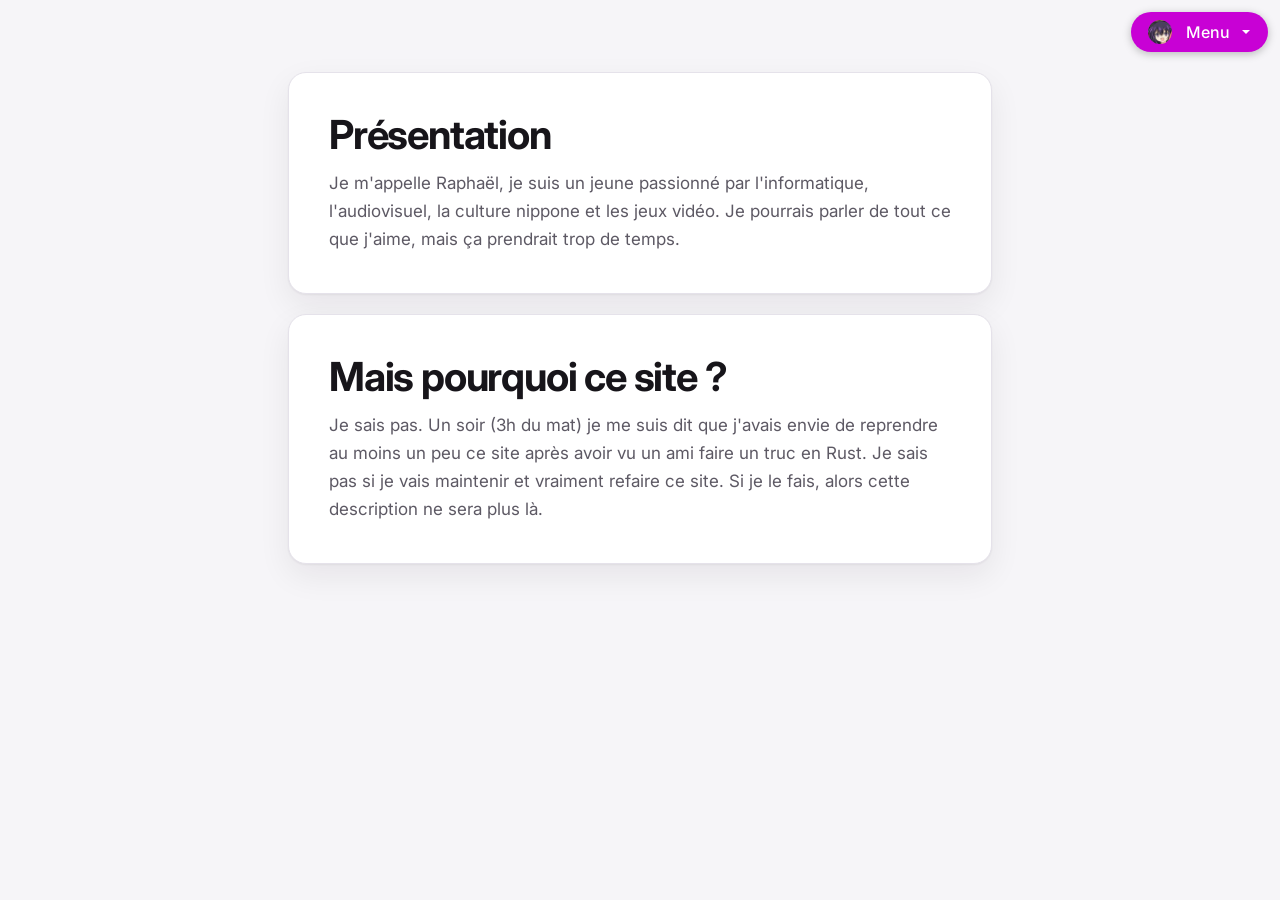
<file: index.html>
<!DOCTYPE html>
<html>

<head>
    <!-- Le titre de la page-->
    <title>Le site de Toh-ka</title>

    <!-- Le format de rédaction, l'UTF-8 permet d'avoir les accents !-->
    <meta charset="UTF-8">

    <!-- Les précisions sur l'identité du site web-->
    <link rel="icon" href="img/icontab.PNG" type="image/jpg">
    <meta name="title" content="Toh-ka">
    <meta name="author" content="Toh-ka">
    <meta name="description" content="Le site de Toh-ka">
    <meta name="keywords" content="Toh-ka">
    <meta name="theme-color" content="E9A99F" />

    <!-- Gestion de la compatibilité du site web-->
    <meta http-equiv="X-UA-Compatible" content="ie=edge">
    <meta name="viewport" content="width=device-width, initial-scale=1, shrink-to-fit=no">

    <!-- Les feuilles de style-->
    <link rel="stylesheet" type="text/css" href="css/style.css">
    <!-- Font Awesome permet de générer les petites icones pour le menu ! -->
    <link rel="stylesheet" href="https://use.fontawesome.com/releases/v5.8.1/css/all.css" integrity="sha384-50oBUHEmvpQ+1lW4y57PTFmhCaXp0ML5d60M1M7uH2+nqUivzIebhndOJK28anvf" crossorigin="anonymous">
    <!-- Bootstrap permet de gérer la structure du site web en prenant en compte sa mise en forme selon la taile de l'écran !-->
    <link rel="stylesheet" href="https://stackpath.bootstrapcdn.com/bootstrap/4.5.0/css/bootstrap.min.css" integrity="sha384-9aIt2nRpC12Uk9gS9baDl411NQApFmC26EwAOH8WgZl5MYYxFfc+NcPb1dKGj7Sk" crossorigin="anonymous">

    <!-- Style du menu déroulant (tu peux le déplacer dans css/style.css) -->
    <style>
        /* Bouton de menu flottant, sans bannière */
        .menu-flottant {
            position: fixed;
            top: 12px;
            right: 12px;
            z-index: 1030;
        }

        .menu-flottant .btn-menu {
            background-color: rgb(200, 1, 213);
            border: none;
            color: #fff;
            box-shadow: 0 2px 8px rgba(0, 0, 0, 0.25);
        }

        .menu-flottant .btn-menu:hover,
        .menu-flottant .btn-menu:focus,
        .menu-flottant.show>.btn-menu {
            background-color: rgb(165, 0, 176);
            color: #fff;
            box-shadow: 0 0 0 0.2rem rgba(200, 1, 213, 0.35);
        }

        .menu-flottant .btn-menu img {
            margin-right: 6px;
            vertical-align: -8px;
        }

        .menu-flottant .dropdown-menu {
            border: none;
            border-radius: 8px;
            box-shadow: 0 6px 18px rgba(0, 0, 0, 0.25);
            min-width: 14rem;
            padding: 0.4rem 0;
        }

        .menu-flottant .dropdown-item {
            padding: 0.55rem 1.2rem;
        }

        .menu-flottant .dropdown-item i {
            width: 1.5rem;
            text-align: center;
            color: rgb(200, 1, 213);
        }

        .menu-flottant .dropdown-item:hover,
        .menu-flottant .dropdown-item:focus {
            background-color: rgba(200, 1, 213, 0.12);
        }

        .menu-flottant .dropdown-item.active {
            background-color: rgb(200, 1, 213);
            color: #fff;
        }

        .menu-flottant .dropdown-item.active i {
            color: #fff;
        }
    </style>

</head>

<body>
    <!-- Le menu déroulant -->
    <header>
        <div class="dropdown menu-flottant">
            <button class="btn btn-menu dropdown-toggle" type="button" id="menuDeroulant" data-toggle="dropdown" aria-haspopup="true" aria-expanded="false">
                <img src="img/icon.PNG" width="24" height="24" alt=""> Menu
            </button>
            <div class="dropdown-menu dropdown-menu-right" aria-labelledby="menuDeroulant">
                <a class="dropdown-item active" href="#"><i class="fas fa-home"></i> Accueil</a>
                <a class="dropdown-item" href="pages/Réseaux.html"><i class="fas fa-paper-plane"></i> Me contacter</a>
                <a class="dropdown-item" href="pages/personnages.html"><i class="fas fa-user"></i> Personnages</a>
                <a class="dropdown-item" href="https://discord.gg/xaQCFtC9bv" target="_blank" rel="noopener"><i class="fab fa-discord"></i> Discord</a>
                <a class="dropdown-item" href="pages/sponsor.html"><i class="fas fa-handshake"></i> Notre sponsor</a>
                <a class="dropdown-item" href="pages/projets.html"><i class="fas fa-folder-open"></i> Projets</a>
                <div class="dropdown-divider"></div>
                <a class="dropdown-item" href="https://streamelements.com/toh_ka/tip" target="_blank" rel="noopener"><i class="fas fa-coins"></i> Faire un don</a>
                <a class="dropdown-item" href="https://github.com/Bettyaoi/bettyaoi.github.io" target="_blank" rel="noopener"><i class="fab fa-github"></i> Github du site</a>
                <a class="dropdown-item" href="https://hexatm.com/MagiicalGirl/" target="_blank" rel="noopener"><i class="fas fa-lock"></i> Se connecter</a>
            </div>
        </div>
    </header>

    <!-- Le contenu-->
    <section>
        <h2 class="tki">Présentation</h2>
        <p class="moi"> Je m'appelle Raphaël, je suis un jeune passionné par l'informatique, l'audiovisuel, la culture nippone et les jeux vidéo. Je pourrais parler de tout ce que j'aime, mais ça prendrait trop de temps.
    </section>
    <section>
        <h2 class="temkoi">Mais pourquoi ce site ?</h2>
        <p class="jem">Je sais pas. Un soir (3h du mat) je me suis dit que j'avais envie de reprendre au moins un peu ce site après avoir vu un ami faire un truc en Rust. Je sais pas si je vais maintenir et vraiment refaire ce site. Si je le fais, alors cette description ne sera plus là.
        </p>
    </section>

    <!-- Les scripts de Bootstrap pour gérer l'affichage et la structure de la page ! -->

    <script src="https://code.jquery.com/jquery-3.5.1.slim.min.js" integrity="sha384-DfXdz2htPH0lsSSs5nCTpuj/zy4C+OGpamoFVy38MVBnE+IbbVYUew+OrCXaRkfj" crossorigin="anonymous"></script>
    <script src="https://cdn.jsdelivr.net/npm/popper.js@1.16.0/dist/umd/popper.min.js" integrity="sha384-Q6E9RHvbIyZFJoft+2mJbHaEWldlvI9IOYy5n3zV9zzTtmI3UksdQRVvoxMfooAo" crossorigin="anonymous"></script>
    <script src="https://stackpath.bootstrapcdn.com/bootstrap/4.5.0/js/bootstrap.min.js" integrity="sha384-OgVRvuATP1z7JjHLkuOU7Xw704+h835Lr+6QL9UvYjZE3Ipu6Tp75j7Bh/kR0JKI" crossorigin="anonymous"></script>
</body>

</html>
</file>
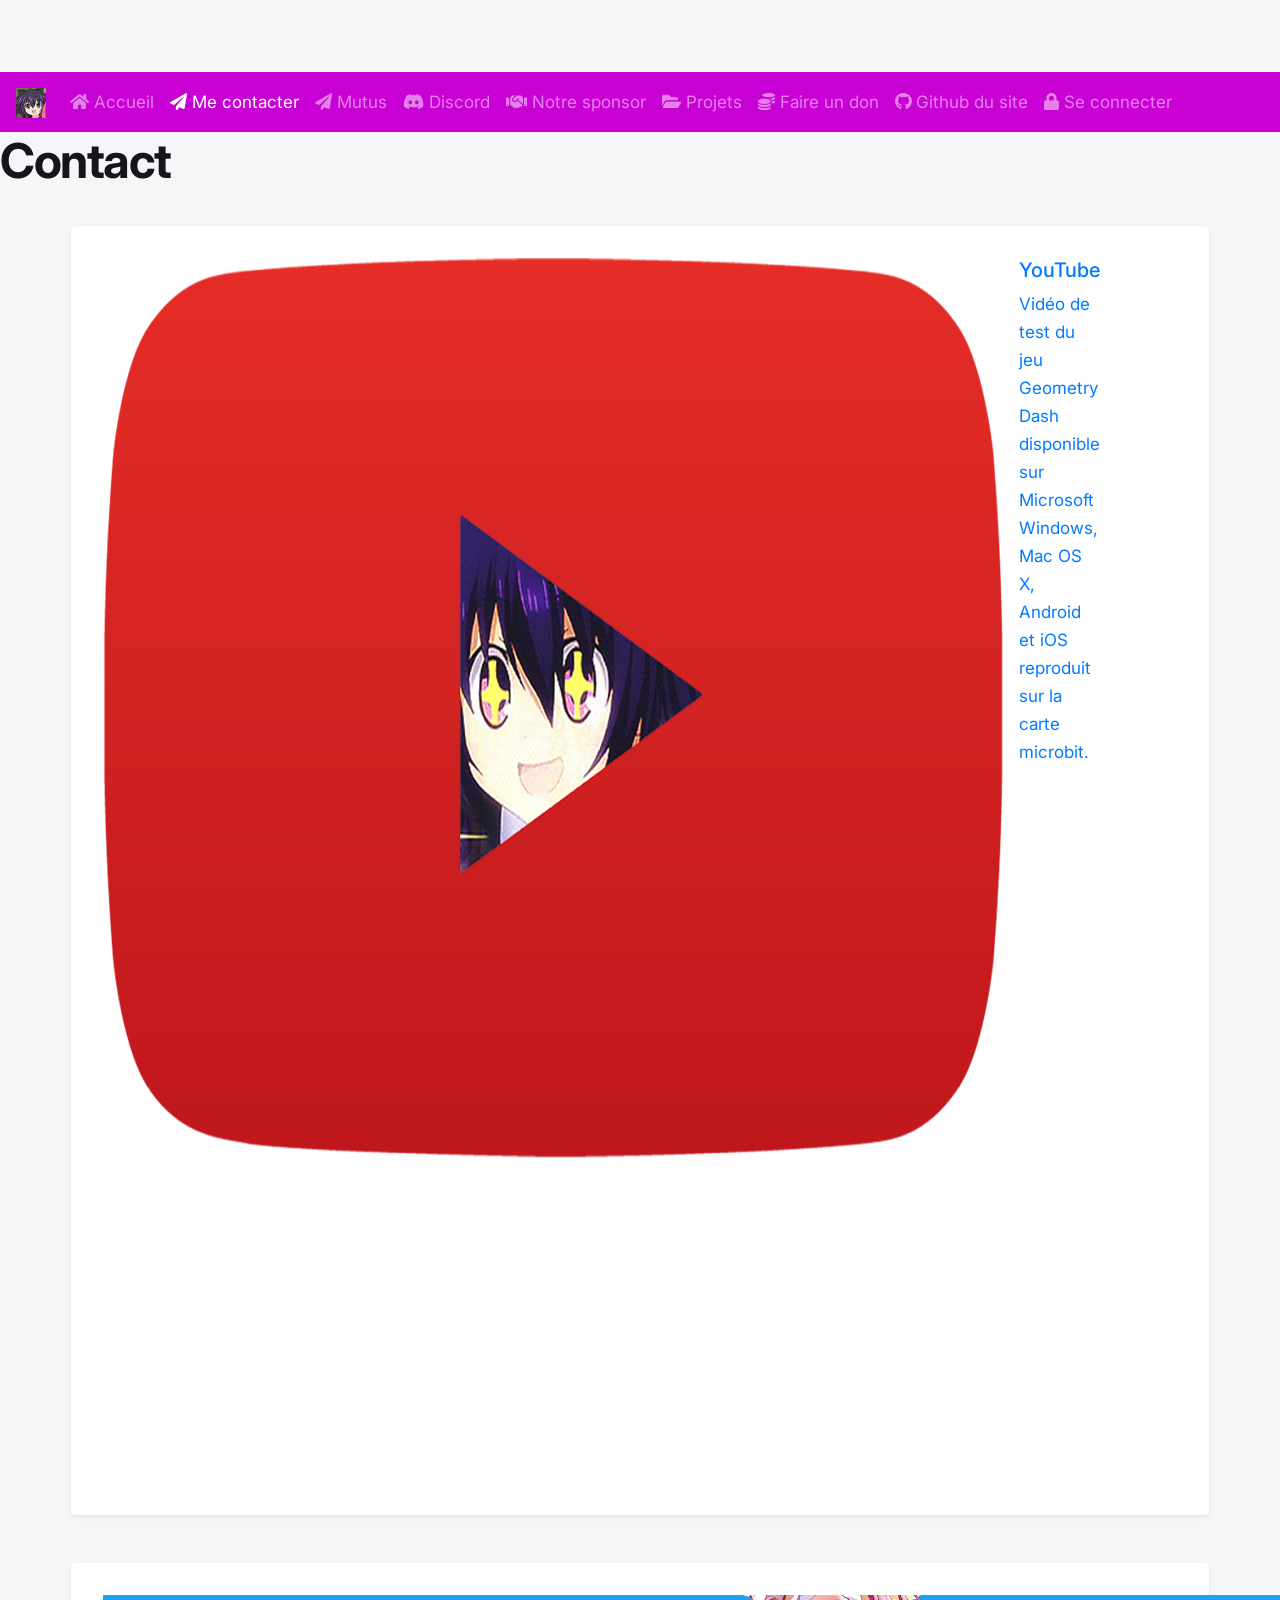
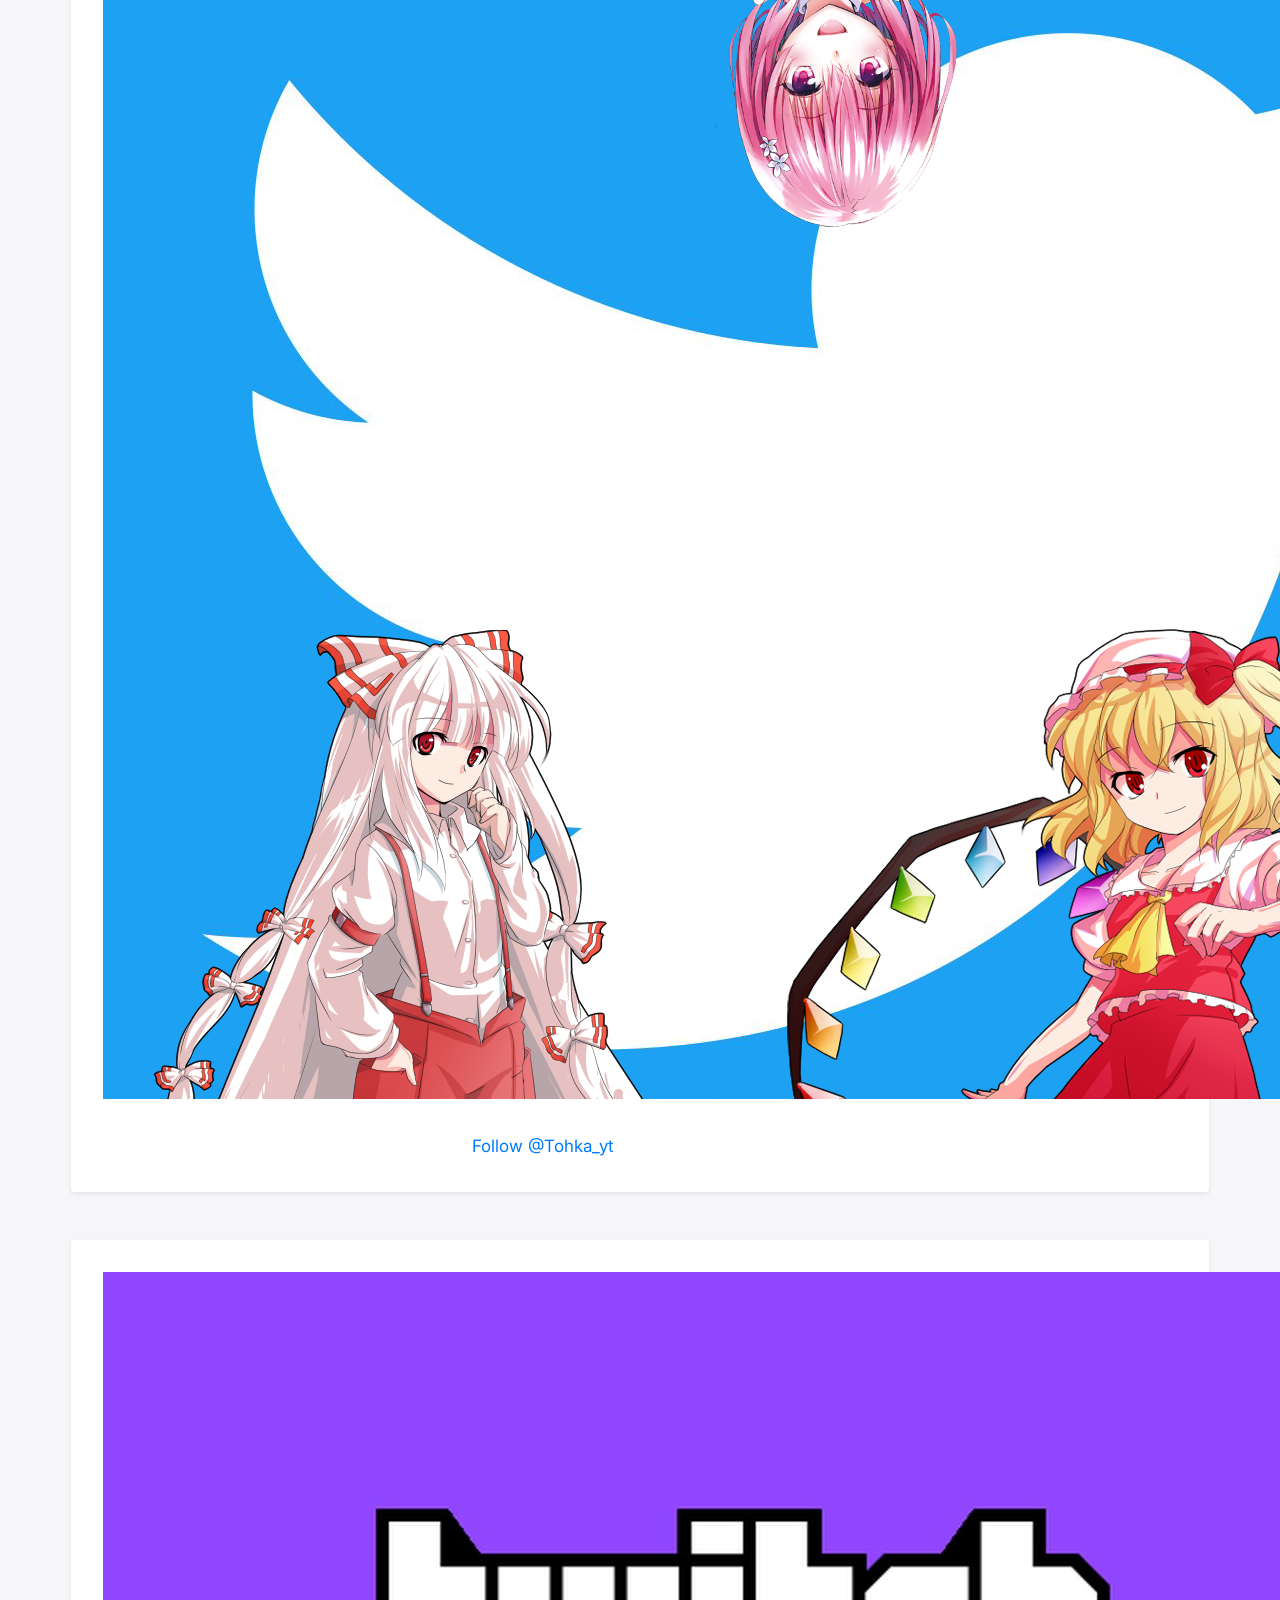
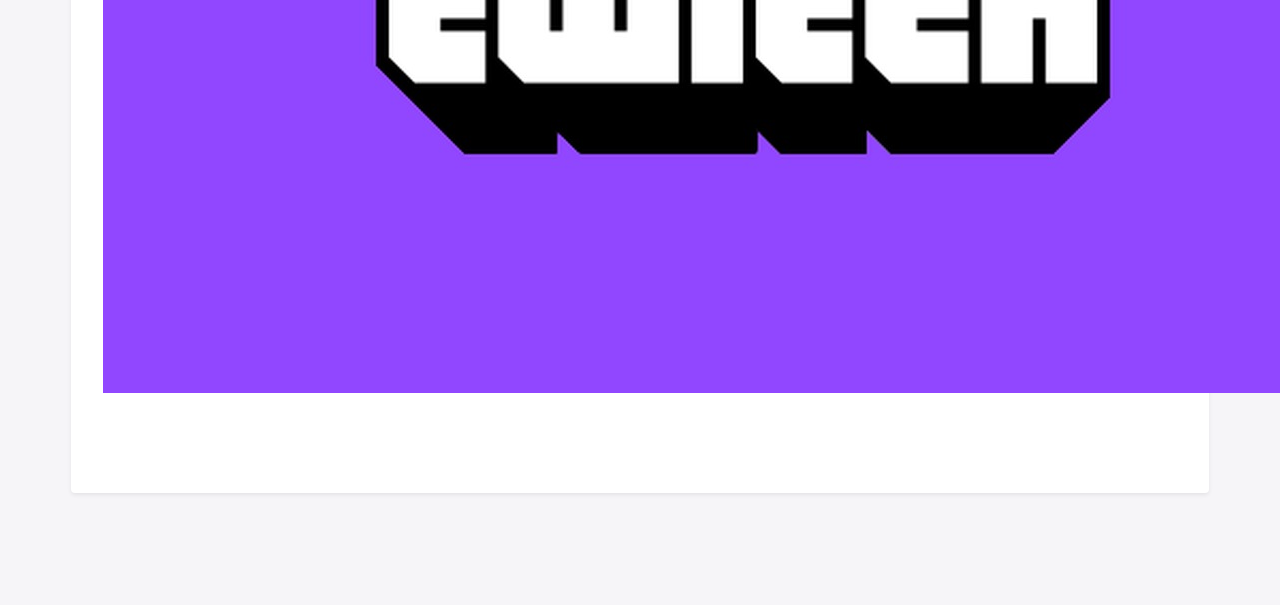
<file: geometry_dash_microbit/projet.html>
<!DOCTYPE html>
<html>

<head>
    <!-- Le titre de la page-->
    <title>Geometry Dash sur carte microbit</title>

    <!-- Le format de rédaction, l'UTF-8 permet d'avoir les accents !-->
    <meta charset="UTF-8">

    <!-- Les précisions sur l'identité du site web-->
    <meta name="title" content="TOH-KA">
    <meta name="author" content="Toh-ka">
    <meta name="description" content="Le site de Toh-ka">
    <meta name="keywords" content="Toh-ka">
    <meta name="theme-color" content="E9A99F" />
    <link rel="icon" href="../img/icon.PNG" type="image/jpg">

    <!-- Gestion de la compatibilité du site web-->
    <meta http-equiv="X-UA-Compatible" content="ie=edge">
    <meta name="viewport" content="width=device-width, initial-scale=1, shrink-to-fit=no">

    <!-- Les feuilles de style-->
    <link rel="stylesheet" type="text/css" href="../css/style.css">
    <!-- Font Awesome permet de générer les petites icones pour la barre de navigation ! -->
    <link rel="stylesheet" href="https://use.fontawesome.com/releases/v5.8.1/css/all.css" integrity="sha384-50oBUHEmvpQ+1lW4y57PTFmhCaXp0ML5d60M1M7uH2+nqUivzIebhndOJK28anvf" crossorigin="anonymous">
    <!-- Bootstrap permet de gérer la structure du site web en prenant en compte sa mise en forme selon la taile de l'écran !-->
    <link rel="stylesheet" href="https://stackpath.bootstrapcdn.com/bootstrap/4.5.0/css/bootstrap.min.css" integrity="sha384-9aIt2nRpC12Uk9gS9baDl411NQApFmC26EwAOH8WgZl5MYYxFfc+NcPb1dKGj7Sk" crossorigin="anonymous">

</head>

<body>

    <!-- La barre de navigation -->
    <header>
        <nav class="navbar sticky-top navbar-dark navbar-expand-lg" style="background-color: rgb(200, 1, 213);">
            <a class="navbar-brand" href="#">
                <img src="../img/icon.PNG" width="30" height="30" alt="" loading="lazy">
            </a>
            <button class="navbar-toggler" type="button" data-toggle="collapse" data-target="#navbarText" aria-controls="navbarText" aria-expanded="false" aria-label="Toggle navigation">
                <span class="navbar-toggler-icon"></span>
              </button>
            <div class="collapse navbar-collapse" id="navbarText">
                <ul class="navbar-nav mr-auto">
                    <li class="nav-item"> <a class="nav-link " href="../index.html"><i class="fas fa-home"></i> Accueil</a>
                    </li>
                    <li class="nav-item"> <a class="nav-link active" href="#"><i class="fas fa-paper-plane"></i> Me contacter</a>
                    </li>
                    <li>
                    <li class="nav-item"> <a class="nav-link" href="mutus.html"><i class="fas fa-paper-plane"></i> Mutus</a>
                    </li>
                    <li class="nav-item"> <a class="nav-link" href="https://discord.gg/RdknG3u7xu" target="-blank"><i class="fab fa-discord"></i> Discord</a>
                    </li>
                    <li class="nav-item"> <a class="nav-link" href="sponsor.html"><i class="fas fa-handshake"></i> Notre sponsor</a>
                    </li>
                    <li class="nav-item"> <a class="nav-link" href="pages/projets.html"><i class="fas fa-folder-open"></i> Projets</a>
                    </li>
                    <li class="nav-item"> <a class="nav-link" href="https://streamelements.com/toh_ka/tip" target="-blank"><i class="fas fa-coins"></i> Faire un don</a>
                    </li>
                    <li class="nav-item"> <a class="nav-link" href="https://github.com/Bettyaoi/bettyaoi.github.io" target="-blank"><i class="fab fa-github"></i> Github du site</a>
                    </li>
                    <li class="nav-item"> <a class="nav-link" href="https://hexatm.com/MagiicalGirl/" target="-blank"><i class="fas fa-lock"></i> Se connecter</a>
                    </li>
                </ul>
            </div>
        </nav>
    </header>

    <!-- Le contenu -->
    <h1 class="toù">Contact</h2>

        <section class="container vw-100 w-auto p-3">
            <div id="PartieYouTube" class="row clearfix shadow-sm p-3 mb-5 bg-white rounded">
                <div class="col-9 w-auto p-3">
                    <a href="https://www.youtube.com/channel/UCOM3HO6KYS4LjtaYXNrqQ3w" target="-blank">
                        <div class="media">
                            <img src="../img/youtube.png" class="mr-3" alt="YouTube Channel">
                            <div class="media-body">
                                <h5 class="mt-0">YouTube</h5>
                                Vidéo de test du jeu Geometry Dash disponible sur Microsoft Windows, Mac OS X, Android et iOS reproduit sur la carte microbit. 
                            </div>
                        </div>
                    </a>
                </div>
                <div class="col-6 w-auto p-3">
                    <div class="card-img-top embed-responsive embed-responsive-16by9 mx-auto">
                        <iframe class="embed-responsive-item" src="https://www.youtube.com/embed/GetJDO47gvM" frameborder="0" allow="accelerometer; autoplay; encrypted-media; gyroscope; picture-in-picture" allowfullscreen></iframe>
                    </div>
                </div>
            </div>
            <div id="PartieTwitter" class="row clearfix shadow-sm p-3 mb-5 bg-white rounded">
                <div class="col-9 w-auto p-3">
                    <a href="https://twitter.com/CestTohka" target="-blank">
                        <div class="media">
                            <img src="../img/twitter.png" class="mr-3" alt="Twitter account">
                            <div class="media-body">
                                <h5 class="mt-0">Twitter</h5>
                                J'ai aussi un compte twitter, où je poste n'importe quoi, mais c'est pas grave j'aime bien être un peu idiot ça me cultive ^^
                            </div>
                        </div>
                    </a>
                </div>
                <div class="col-4 mx-auto p-3">
                    <a href="https://twitter.com/CestTohka?ref_src=twsrc%5Etfw" class="twitter-follow-button align-middle" data-size="large" data-lang="fr" data-dnt="true" data-show-count="false">Follow @Tohka_yt</a>
                </div>
            </div>
            <div id="PartieTwitch" class="row clearfix shadow-sm p-3 mb-5 bg-white rounded">
                <div class="col-9 w-auto p-3">
                    <a href="https://twitch.tv/toh_ka" target="-blank">
                        <div class="media">
                            <img src="../img/twitch.jpg" class="mr-3" alt="Twitter account">
                            <div class="media-body">
                                <h5 class="mt-0">Twitch</h5>
                                J'ai aussi une chaîne twitch où je streame assez réguilérement, c'est une passion plutôt récente que je me suis découvert qui j'espère durera un certain moment car c'est quelque chose qui me plaît beaucoup. Je ne part évidemment pas dans l'optique d'en vivre car ce serait complétement immature et irresponsable.
                            </div>
                        </div>
                    </a>
                </div>
            </div>
        </section>


        <!-- Les scripts de Google (pour YouTube), de Bootstrap et de Twitter pour gérer l'affichage des boutons et de la structure de la page ! -->
        <script src="https://apis.google.com/js/platform.js"></script>
        <script async src="https://platform.twitter.com/widgets.js" charset="utf-8"></script>
        <script src="https://code.jquery.com/jquery-3.5.1.slim.min.js" integrity="sha384-DfXdz2htPH0lsSSs5nCTpuj/zy4C+OGpamoFVy38MVBnE+IbbVYUew+OrCXaRkfj" crossorigin="anonymous"></script>
        <script src="https://cdn.jsdelivr.net/npm/popper.js@1.16.0/dist/umd/popper.min.js" integrity="sha384-Q6E9RHvbIyZFJoft+2mJbHaEWldlvI9IOYy5n3zV9zzTtmI3UksdQRVvoxMfooAo" crossorigin="anonymous"></script>
        <script src="https://stackpath.bootstrapcdn.com/bootstrap/4.5.0/js/bootstrap.min.js" integrity="sha384-OgVRvuATP1z7JjHLkuOU7Xw704+h835Lr+6QL9UvYjZE3Ipu6Tp75j7Bh/kR0JKI" crossorigin="anonymous"></script>

</body>

</html>
</file>
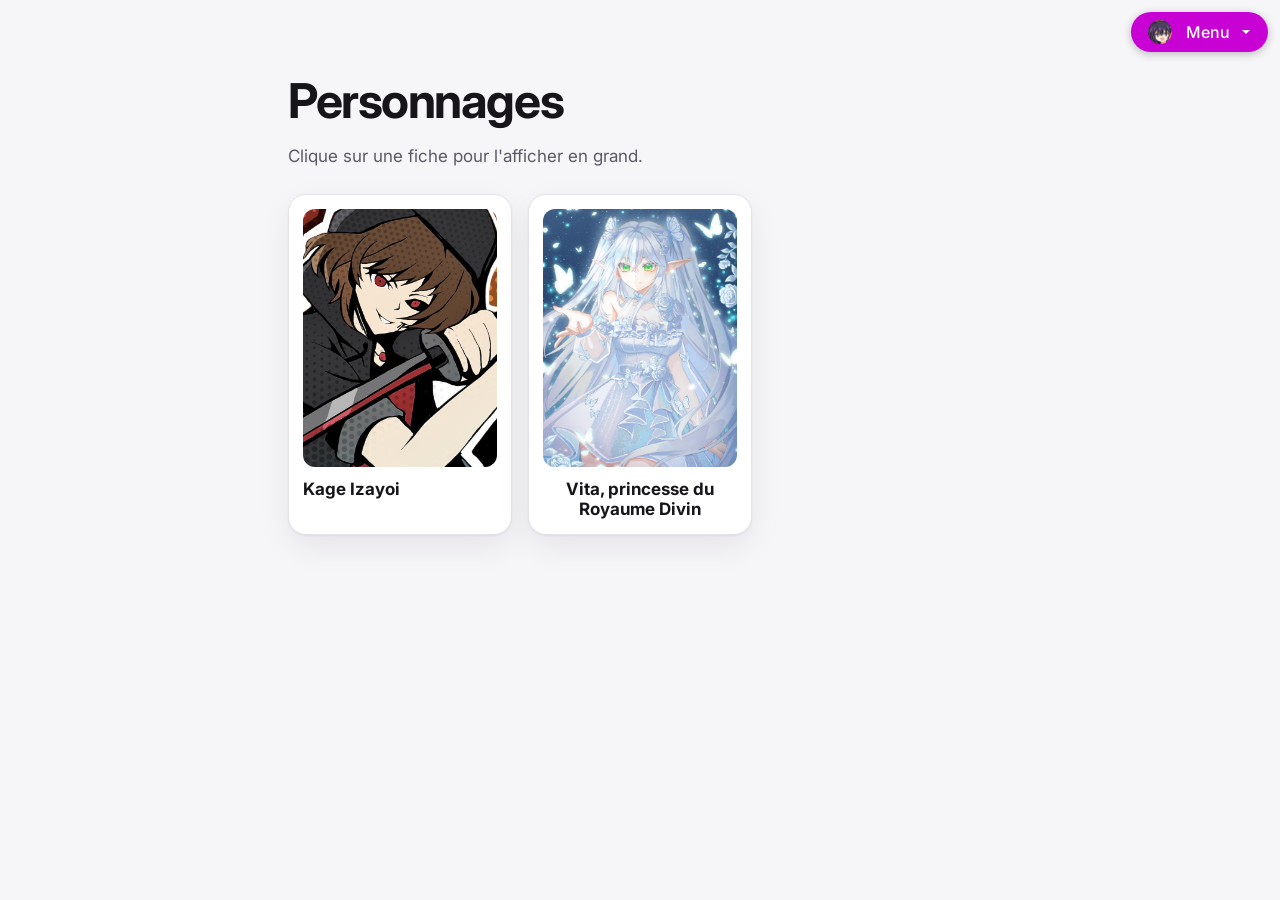
<file: pages/personnages.html>
<!DOCTYPE html>
<html lang="fr">

<head>
    <meta charset="UTF-8">
    <meta name="viewport" content="width=device-width, initial-scale=1">
    <title>Personnages</title>
    <meta name="description" content="Fiches de personnages de Toh-ka">
    <meta name="author" content="Toh-ka">
    <meta name="theme-color" content="#E9A99F">
    <link rel="icon" href="../img/icontab.PNG">

    <!-- Feuilles de style -->
    <link rel="stylesheet" href="../css/style.css">
    <link rel="stylesheet" href="https://use.fontawesome.com/releases/v5.8.1/css/all.css" integrity="sha384-50oBUHEmvpQ+1lW4y57PTFmhCaXp0ML5d60M1M7uH2+nqUivzIebhndOJK28anvf" crossorigin="anonymous">
    <link rel="stylesheet" href="https://stackpath.bootstrapcdn.com/bootstrap/4.5.0/css/bootstrap.min.css" integrity="sha384-9aIt2nRpC12Uk9gS9baDl411NQApFmC26EwAOH8WgZl5MYYxFfc+NcPb1dKGj7Sk" crossorigin="anonymous">
    <!-- Style du menu déroulant (identique à index.html) -->
    <style>
        /* Bouton de menu flottant, en haut à droite */
        .menu-flottant {
            position: fixed;
            top: 12px;
            right: 12px;
            z-index: 1030;
        }

        .menu-flottant .btn-menu {
            background-color: rgb(200, 1, 213);
            border: none;
            color: #fff;
            box-shadow: 0 2px 8px rgba(0, 0, 0, 0.25);
        }

        .menu-flottant .btn-menu:hover,
        .menu-flottant .btn-menu:focus,
        .menu-flottant.show>.btn-menu {
            background-color: rgb(165, 0, 176);
            color: #fff;
            box-shadow: 0 0 0 0.2rem rgba(200, 1, 213, 0.35);
        }

        .menu-flottant .btn-menu img {
            margin-right: 6px;
            vertical-align: -8px;
        }

        .menu-flottant .dropdown-menu {
            border: none;
            border-radius: 8px;
            box-shadow: 0 6px 18px rgba(0, 0, 0, 0.25);
            min-width: 14rem;
            padding: 0.4rem 0;
        }

        .menu-flottant .dropdown-item {
            padding: 0.55rem 1.2rem;
        }

        .menu-flottant .dropdown-item i {
            width: 1.5rem;
            text-align: center;
            color: rgb(200, 1, 213);
        }

        .menu-flottant .dropdown-item:hover,
        .menu-flottant .dropdown-item:focus {
            background-color: rgba(200, 1, 213, 0.12);
        }

        .menu-flottant .dropdown-item.active {
            background-color: rgb(200, 1, 213);
            color: #fff;
        }

        .menu-flottant .dropdown-item.active i {
            color: #fff;
        }
    </style>
    <!-- Style propre à cette page -->
    <style>
        .persos {
            display: grid;
            grid-template-columns: repeat(auto-fill, minmax(11rem, 1fr));
            gap: 1rem;
        }

        .perso {
            display: flex;
            flex-direction: column;
            gap: 0.75rem;
            padding: 0.9rem;
            font: inherit;
            text-align: center;
            color: var(--ink, #17151a);
            background: var(--surface, #fff);
            border: 1px solid var(--border, #e5e2ea);
            border-radius: var(--radius, 18px);
            box-shadow: var(--shadow, 0 8px 24px rgba(23, 21, 26, 0.07));
            cursor: pointer;
            transition: transform 0.2s ease, border-color 0.2s ease;
        }

        .perso:hover {
            transform: translateY(-4px);
            border-color: var(--accent, #b000bc);
        }

        .portrait {
            display: flex;
            align-items: center;
            justify-content: center;
            aspect-ratio: 3 / 4;
            overflow: hidden;
            font-size: 3.5rem;
            font-weight: 700;
            color: var(--accent, #b000bc);
            background: var(--accent-soft, rgba(200, 1, 213, 0.1));
            border-radius: 12px;
        }

        .portrait img {
            width: 100%;
            height: 100%;
            object-fit: cover;
        }

        .perso-nom {
            font-weight: 700;
            line-height: 1.2;
        }

        /* Fiche en grand */
        dialog.fiche {
            width: min(100% - 2rem, 40rem);
            max-height: 90vh;
            padding: 0;
            overflow: auto;
            color: var(--ink, #17151a);
            background: var(--surface, #fff);
            border: 1px solid var(--border, #e5e2ea);
            border-radius: var(--radius, 18px);
            box-shadow: 0 24px 64px rgba(0, 0, 0, 0.35);
        }

        dialog.fiche[open] {
            animation: ouvre 0.2s ease;
        }

        dialog.fiche::backdrop {
            background: rgba(14, 10, 18, 0.6);
            backdrop-filter: blur(4px);
        }

        @keyframes ouvre {
            from { opacity: 0; transform: scale(0.96); }
            to { opacity: 1; transform: none; }
        }

        body:has(dialog[open]) {
            overflow: hidden;
        }

        .fiche-contenu {
            padding: clamp(1.25rem, 4vw, 2rem);
        }

        .fiche-fermer {
            position: absolute;
            top: 0.75rem;
            right: 0.75rem;
            width: 2.25rem;
            height: 2.25rem;
            font-size: 1.1rem;
            line-height: 1;
            color: inherit;
            background: var(--accent-soft, rgba(200, 1, 213, 0.1));
            border: none;
            border-radius: 50%;
            cursor: pointer;
        }

        .fiche-tete {
            display: flex;
            align-items: center;
            gap: 1.25rem;
            margin-bottom: 1.5rem;
            padding-right: 2.5rem;
        }

        .fiche-tete .portrait {
            flex-shrink: 0;
            width: 7.5rem;
        }

        .fiche h2 {
            margin: 0;
            font-size: clamp(1.75rem, 5vw, 2.25rem);
        }

        .fiche h3 {
            margin: 1.5rem 0 0.4rem;
            font-size: 1.1rem;
            font-weight: 700;
        }

        .fiche p {
            margin: 0;
            color: var(--muted, #5d5964);
        }

        .infos {
            display: grid;
            grid-template-columns: max-content 1fr;
            gap: 0.5rem 1.5rem;
            margin: 0;
        }

        .infos dt {
            font-weight: 500;
            color: var(--muted, #5d5964);
        }

        .infos dd {
            margin: 0;
        }

        .vide {
            font-style: italic;
            color: var(--muted, #5d5964);
        }

        /* Galerie dans la fiche */
        .galerie {
            display: grid;
            grid-template-columns: repeat(auto-fill, minmax(6.5rem, 1fr));
            gap: 0.6rem;
        }

        .vignette {
            aspect-ratio: 1;
            padding: 0;
            overflow: hidden;
            background: none;
            border: 1px solid var(--border, #e5e2ea);
            border-radius: 10px;
            cursor: zoom-in;
            transition: border-color 0.2s ease;
        }

        .vignette:hover {
            border-color: var(--accent, #b000bc);
        }

        .vignette img {
            display: block;
            width: 100%;
            height: 100%;
            object-fit: cover;
        }

        /* Image agrandie */
        dialog.visionneuse {
            width: min(100% - 1rem, 56rem);
            padding: 1rem;
            color: #fff;
            text-align: center;
            background: #0e0a12;
            border: none;
            border-radius: var(--radius, 18px);
        }

        dialog.visionneuse::backdrop {
            background: rgba(0, 0, 0, 0.8);
        }

        dialog.visionneuse img {
            display: block;
            max-width: 100%;
            max-height: 62vh;
            margin: 2rem auto 0.5rem;
            object-fit: contain;
            border-radius: 10px;
        }

        .vis-description {
            max-width: 40rem;
            margin: 0 auto 0.5rem;
            color: #fff;
        }

        .vis-compteur {
            margin: 0;
            font-size: 0.9rem;
            color: rgba(255, 255, 255, 0.7);
        }

        .vis-btn {
            position: absolute;
            width: 2.5rem;
            height: 2.5rem;
            font-size: 1.5rem;
            line-height: 1;
            color: #fff;
            background: rgba(255, 255, 255, 0.18);
            border: none;
            border-radius: 50%;
            cursor: pointer;
        }

        .vis-btn:hover {
            background: rgba(255, 255, 255, 0.32);
        }

        .vis-fermer { top: 0.75rem; right: 0.75rem; }
        .vis-prec, .vis-suiv { top: 50%; transform: translateY(-50%); }
        .vis-prec { left: 0.75rem; }
        .vis-suiv { right: 0.75rem; }
        .visionneuse.seule .vis-prec,
        .visionneuse.seule .vis-suiv { display: none; }

        @media (prefers-reduced-motion: reduce) {
            dialog.fiche[open] { animation: none; }
        }
    </style>
</head>

<body>
    <!-- Menu déroulant -->
    <header>
        <div class="dropdown menu-flottant">
            <button class="btn btn-menu dropdown-toggle" type="button" id="menuDeroulant" data-toggle="dropdown" aria-haspopup="true" aria-expanded="false">
                <img src="../img/icon.PNG" width="24" height="24" alt=""> Menu
            </button>
            <div class="dropdown-menu dropdown-menu-right" aria-labelledby="menuDeroulant">
                <a class="dropdown-item" href="../index.html"><i class="fas fa-home"></i> Accueil</a>
                <a class="dropdown-item" href="Réseaux.html"><i class="fas fa-paper-plane"></i> Me contacter</a>
                <a class="dropdown-item active" href="#"><i class="fas fa-user"></i> Personnages</a>
                <a class="dropdown-item" href="https://discord.gg/xaQCFtC9bv" target="_blank" rel="noopener"><i class="fab fa-discord"></i> Discord</a>
                <a class="dropdown-item" href="sponsor.html"><i class="fas fa-handshake"></i> Notre sponsor</a>
                <a class="dropdown-item" href="projets.html"><i class="fas fa-folder-open"></i> Projets</a>
                <div class="dropdown-divider"></div>
                <a class="dropdown-item" href="https://streamelements.com/toh_ka/tip" target="_blank" rel="noopener"><i class="fas fa-coins"></i> Faire un don</a>
                <a class="dropdown-item" href="https://github.com/Bettyaoi/bettyaoi.github.io" target="_blank" rel="noopener"><i class="fab fa-github"></i> Github du site</a>
                <a class="dropdown-item" href="https://hexatm.com/MagiicalGirl/" target="_blank" rel="noopener"><i class="fas fa-lock"></i> Se connecter</a>
            </div>
        </div>
    </header>

    <!-- Contenu -->
    <main class="page">
        <h1>Personnages</h1>
        <p class="intro">Clique sur une fiche pour l'afficher en grand.</p>

        <div class="persos">
            <!-- Pour ajouter un personnage : copie ce bouton ET la fiche (<dialog>) plus bas,
                 puis change l'identifiant (data-ouvrir / id) et les textes. -->
            <button class="perso" type="button" data-ouvrir="kage-izayoi">
                <span class="portrait"><img src="../img/kage.jpg" alt="Portrait de Kage Izayoi"></span>
                <span class="perso-nom">Kage Izayoi</span>
            </button>
            <button class="perso" type="button" data-ouvrir="vita">
                <span class="portrait"><img src="../img/vita.jpg" alt="Portrait de Vita"></span>
                <span class="perso-nom">Vita, princesse du Royaume Divin </span>
            </button>
        </div>
    </main>

    <!-- Fiches en grand -->
    <dialog class="fiche" id="kage-izayoi" aria-labelledby="kage-izayoi-titre">
        <button class="fiche-fermer" type="button" aria-label="Fermer la fiche">&times;</button>
        <div class="fiche-contenu">
            <div class="fiche-tete">
                <!-- Pour mettre une image : remplace la lettre par <img src="../img/kage.jpg" alt="Portrait de Kage Izayoi"> -->
                <div class="portrait"><img src="../img/kage.jpg" alt="Portrait de Kage Izayoi"></div>
                <h2 id="kage-izayoi-titre">Kage Izayoi</h2>
            </div>

            <dl class="infos">
                <dt>Prénom</dt><dd>Kage</dd>
                <dt>Nom</dt><dd>Izayoi</dd>
                <dt>Âge</dt><dd><span class="age">17 ans</span></dd>
                <dt>Taille</dt><dd><span class="Taille">1m70</span></dd>
                <dt>Origine</dt><dd><span class="Origine">Vide</span></dd>
                <dt>Occupation</dt><dd><span class="Occupation">Étudiant en seconde année à l'académie Shujin (nom à changer)</span></dd>
            </dl>

            <h3>Galerie</h3>
            <!-- Pour ajouter une image : copie un <button class="vignette"> et change le src de l'image et data-description (le texte affiché sous l'image agrandie)
                 (ex. ../img/kage4.jpg). -->
            <div class="galerie">
                <button class="vignette" type="button" aria-label="Agrandir l'image 1"><img src="../img/kage.jpg" alt="Image 1 de Kage Izayoi"></button>
                <button class="vignette" type="button" aria-label="Agrandir l'image 2"><img src="../img/kage_splash.JPG" alt="Kage Izayoi, illustration de style splash art" data-description="Illustration inspirée des splashscreens des all-out attacks de Persona 5. Art par ノ ー チ ラ ス sur Pixiv."></button>
                <button class="vignette" type="button" aria-label="Agrandir l'image 3"><img src="../img/kage_b&w.png" alt="Kage Izayoi, illustration en noir et blanc" data-description="Illustration en noir et blanc, dans un style manga. Art par @gaman_arts sur X."></button>
            </div>

            <h3>Caractère</h3>
            <p class="caractère">Kage est quelqu'un de gentil mais parfois maladroit qui n'est embarassé que par peu de choses. Tout corps organique est oeuvre de la nature et est donc fait pour être vu un moment donné, selon lui. En combat, il peut se révéler être une véritable machine.</p>

            <h3>Histoire</h3>
            <p class="histoire">Adolescent en somme ordinaire même si ses aptitudes en combat et en magie sont hors du commun. Il ne porte pas d'uniforme scolaire car ceux-ci sont trop serrés pour lui et il fait peur au corps enseignant ainsi qu'à la plupart de ses camarades pour des raisons inconnues, donc il en profite. Il vit seul avec sa soeur adoptive, Tsuki, grâce à qui ils peuvent encore avoir un toit. La nuit, Kage sort et se bat contre des soldats vêtus majoritairement de blanc nommé les "guerriers angéliques". Tous, sans exception, veulent sa mort et il n'a jamais su pourquoi. Sa soeur est au courant de tout ça à l'inverse d'Aika, sa meilleure amie, qu'il veut garder le plus loin possible de tout ça. Toutefois, Aika semble éprouver des sentiments plus qu'amicaux à son égard mais ceux ci n'atteignent pas Kage qui ne s'en rend pas compte.</p>
        </div>
    </dialog>
    <dialog class="fiche" id="vita" aria-labelledby="vita-titre">
        <button class="fiche-fermer" type="button" aria-label="Fermer la fiche">&times;</button>
        <div class="fiche-contenu">
            <div class="fiche-tete">
                <!-- Pour mettre une image : remplace la lettre par <img src="../img/kage.jpg" alt="Portrait de Kage Izayoi"> -->
                <div class="portrait"><img src="../img/vita.jpg" alt="Portrait de Vita"></div>
                <h2 id="vita-titre">Vita, princesse du Royaume Divin</h2>
            </div>

            <dl class="infos">
                <dt>Prénom</dt><dd>Vita</dd>
                <dt>Nom</dt><dd>Hayakawa (couverture humaine)</dd>
                <dt>Âge</dt><dd><span class="age">18 ans (physiquement), +200 (réellement)</span></dd>
                <dt>Taille</dt><dd><span class="Taille">1m60</span></dd>
                <dt>Origine</dt><dd><span class="Origine">L'Harmonie</span></dd>
                <dt>Occupation</dt><dd><span class="Occupation">Princesse du Royaume Divin</span></dd>
            </dl>

            <h3>Galerie</h3>
            <!-- Pour ajouter une image : copie un <button class="vignette"> et change le src de l'image et data-description (le texte affiché sous l'image agrandie)
                 (ex. ../img/kage4.jpg). -->
            <div class="galerie">
                <button class="vignette" type="button" aria-label="Agrandir l'image 1"><img src="../img/vita.jpg" alt="Image 1 de Vita" data-description="Illustration de Vita dans ses habits de Déesse. Art par @angrycomputer43 sur X."></button>
            </div>

            <h3>Caractère</h3>
            <p class="caractère">Vita est une personne gentille. Trop gentille. Ne voulant pas prendre part au combat, elle souhaite quand même aider Kage du mieux qu'elle peut, même face au danger. Elle risquera sa vie pour qu'il rentre en vie. Néanmoins, derrière ce souhait de ne pas se battre, Vita cache une puissance que même sa propre mère craint.</p>

            <h3>Histoire</h3>
            <p class="histoire">Vita était pendant une longue période une marionette à la merci de Jun, capuchée et visage caché comme tous les anges et dieux que Kage avait croisé jusqu'ici. Elle possède désormais une identité et un visage et est désormais émerveillée par une liberté à laquelle elle n'a jamais eu le droit. Elle peut faire ce qu'elle veux quand elle le veut ce qui est impensable pour quelqu'un ayant vécu comme une marionette jusqu'ici. Elle a du mal à s'acoutumer à la vie humaine et à faire confiance à Kage, persuadée, même après qu'il l'ait sauvée, qu'il est un démon alors qu'il ne comprend toujours pas pourquoi on lui dit ça. Ses doutes se dissiperont peu à peu et elle lui fera entièrement confiance, peut-être même trop... Après son arrivée sur Terre, elle est encore trop naïve et a bien failli subir des choses pas agréables. Pour le moment, elle reste sur le banc en ce qui concerne les combats et sert parfois de support à Kage, persuadée qu'il va se tuer, elle veut pouvoir guérir chacunes de ses blessures.</p>
        </div>
    </dialog>

    <!-- Image agrandie (partagée par toutes les galeries) -->
    <dialog class="visionneuse" id="visionneuse" aria-label="Galerie d'images">
        <button class="vis-btn vis-fermer" type="button" aria-label="Fermer l'image">&times;</button>
        <button class="vis-btn vis-prec" type="button" aria-label="Image précédente">&#8249;</button>
        <img alt="">
        <button class="vis-btn vis-suiv" type="button" aria-label="Image suivante">&#8250;</button>
        <p class="vis-description" hidden></p>
        <p class="vis-compteur" aria-live="polite"></p>
    </dialog>

    <!-- Scripts (Bootstrap pour le menu déroulant) -->
    <script src="https://code.jquery.com/jquery-3.5.1.slim.min.js" integrity="sha384-DfXdz2htPH0lsSSs5nCTpuj/zy4C+OGpamoFVy38MVBnE+IbbVYUew+OrCXaRkfj" crossorigin="anonymous"></script>
    <script src="https://cdn.jsdelivr.net/npm/popper.js@1.16.0/dist/umd/popper.min.js" integrity="sha384-Q6E9RHvbIyZFJoft+2mJbHaEWldlvI9IOYy5n3zV9zzTtmI3UksdQRVvoxMfooAo" crossorigin="anonymous"></script>
    <script src="https://stackpath.bootstrapcdn.com/bootstrap/4.5.0/js/bootstrap.min.js" integrity="sha384-OgVRvuATP1z7JjHLkuOU7Xw704+h835Lr+6QL9UvYjZE3Ipu6Tp75j7Bh/kR0JKI" crossorigin="anonymous"></script>
    <script>
        // Ouvre la fiche liée au bouton cliqué
        document.querySelectorAll('[data-ouvrir]').forEach(function (bouton) {
            bouton.addEventListener('click', function () {
                document.getElementById(bouton.dataset.ouvrir).showModal();
            });
        });

        // Ferme avec la croix ou en cliquant en dehors de la fiche (Échap fonctionne déjà)
        document.querySelectorAll('dialog.fiche').forEach(function (fiche) {
            fiche.querySelector('.fiche-fermer').addEventListener('click', function () { fiche.close(); });
            fiche.addEventListener('click', function (e) { if (e.target === fiche) fiche.close(); });
        });

        // Galerie : agrandit l'image cliquée, flèches pour naviguer
        var visionneuse = document.getElementById('visionneuse');
        var grande = visionneuse.querySelector('img');
        var compteur = visionneuse.querySelector('.vis-compteur');
        var description = visionneuse.querySelector('.vis-description');
        var images = [];
        var courant = 0;

        function afficher(i) {
            courant = (i + images.length) % images.length;
            var source = images[courant];
            grande.src = source.dataset.grand || source.src;
            grande.alt = source.alt;
            description.textContent = source.dataset.description || '';
            description.hidden = !source.dataset.description;
            compteur.textContent = (courant + 1) + ' / ' + images.length;
        }

        document.querySelectorAll('.galerie').forEach(function (galerie) {
            var liste = Array.from(galerie.querySelectorAll('img'));
            liste.forEach(function (img, i) {
                img.closest('button').addEventListener('click', function () {
                    images = liste;
                    visionneuse.classList.toggle('seule', liste.length < 2);
                    afficher(i);
                    visionneuse.showModal();
                });
            });
        });

        visionneuse.querySelector('.vis-prec').addEventListener('click', function () { afficher(courant - 1); });
        visionneuse.querySelector('.vis-suiv').addEventListener('click', function () { afficher(courant + 1); });
        visionneuse.querySelector('.vis-fermer').addEventListener('click', function () { visionneuse.close(); });
        visionneuse.addEventListener('click', function (e) { if (e.target === visionneuse) visionneuse.close(); });
        visionneuse.addEventListener('keydown', function (e) {
            if (e.key === 'ArrowLeft') afficher(courant - 1);
            if (e.key === 'ArrowRight') afficher(courant + 1);
        });
    </script>
</body>

</html>
</file>
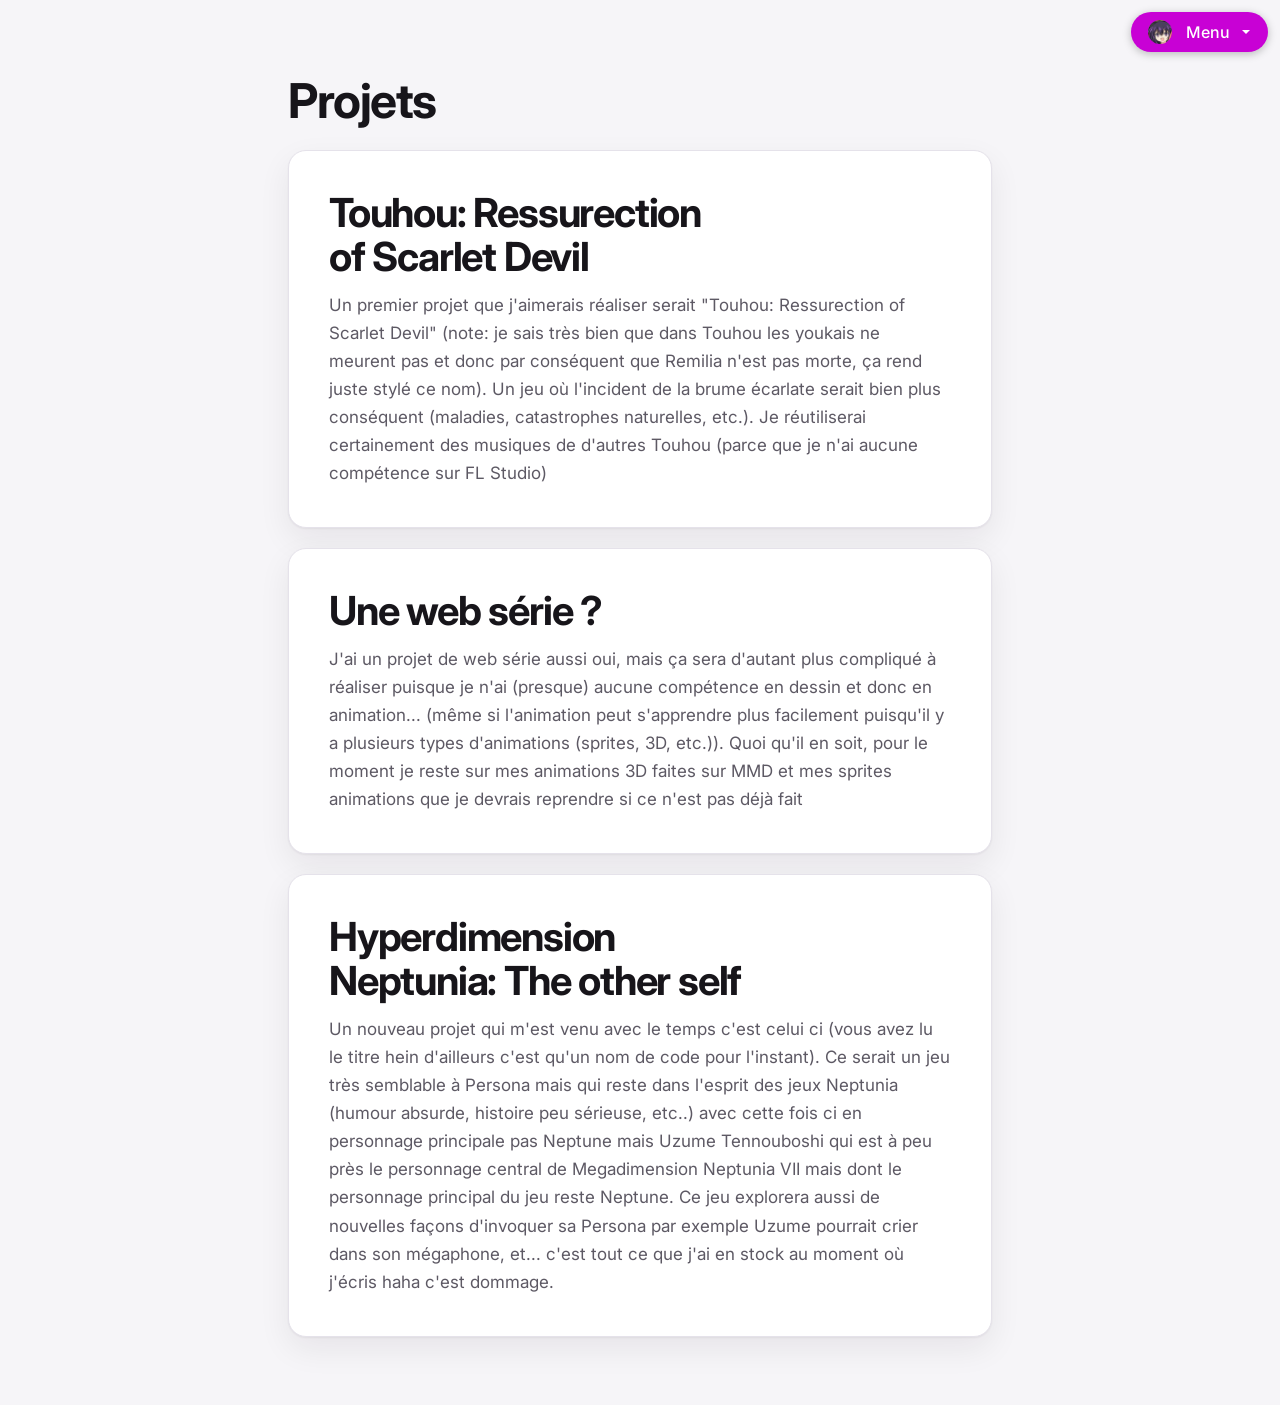
<file: pages/projets.html>
<!DOCTYPE html>
<html lang="fr">

<head>
    <meta charset="UTF-8">
    <meta name="viewport" content="width=device-width, initial-scale=1">
    <title>Les projets de Toh-ka</title>
    <meta name="description" content="Le site de Toh-ka">
    <meta name="author" content="Toh-ka">
    <meta name="theme-color" content="#E9A99F">
    <link rel="icon" href="../img/icontab.PNG">

    <!-- Feuilles de style -->
    <link rel="stylesheet" href="../css/style.css">
    <link rel="stylesheet" href="https://use.fontawesome.com/releases/v5.8.1/css/all.css" integrity="sha384-50oBUHEmvpQ+1lW4y57PTFmhCaXp0ML5d60M1M7uH2+nqUivzIebhndOJK28anvf" crossorigin="anonymous">
    <link rel="stylesheet" href="https://stackpath.bootstrapcdn.com/bootstrap/4.5.0/css/bootstrap.min.css" integrity="sha384-9aIt2nRpC12Uk9gS9baDl411NQApFmC26EwAOH8WgZl5MYYxFfc+NcPb1dKGj7Sk" crossorigin="anonymous">
    <!-- Style du menu déroulant (identique à index.html) -->
    <style>
        /* Bouton de menu flottant, en haut à droite */
        .menu-flottant {
            position: fixed;
            top: 12px;
            right: 12px;
            z-index: 1030;
        }

        .menu-flottant .btn-menu {
            background-color: rgb(200, 1, 213);
            border: none;
            color: #fff;
            box-shadow: 0 2px 8px rgba(0, 0, 0, 0.25);
        }

        .menu-flottant .btn-menu:hover,
        .menu-flottant .btn-menu:focus,
        .menu-flottant.show>.btn-menu {
            background-color: rgb(165, 0, 176);
            color: #fff;
            box-shadow: 0 0 0 0.2rem rgba(200, 1, 213, 0.35);
        }

        .menu-flottant .btn-menu img {
            margin-right: 6px;
            vertical-align: -8px;
        }

        .menu-flottant .dropdown-menu {
            border: none;
            border-radius: 8px;
            box-shadow: 0 6px 18px rgba(0, 0, 0, 0.25);
            min-width: 14rem;
            padding: 0.4rem 0;
        }

        .menu-flottant .dropdown-item {
            padding: 0.55rem 1.2rem;
        }

        .menu-flottant .dropdown-item i {
            width: 1.5rem;
            text-align: center;
            color: rgb(200, 1, 213);
        }

        .menu-flottant .dropdown-item:hover,
        .menu-flottant .dropdown-item:focus {
            background-color: rgba(200, 1, 213, 0.12);
        }

        .menu-flottant .dropdown-item.active {
            background-color: rgb(200, 1, 213);
            color: #fff;
        }

        .menu-flottant .dropdown-item.active i {
            color: #fff;
        }
    </style>
</head>

<body>
    <!-- Menu déroulant -->
    <header>
        <div class="dropdown menu-flottant">
            <button class="btn btn-menu dropdown-toggle" type="button" id="menuDeroulant" data-toggle="dropdown" aria-haspopup="true" aria-expanded="false">
                <img src="../img/icon.PNG" width="24" height="24" alt=""> Menu
            </button>
            <div class="dropdown-menu dropdown-menu-right" aria-labelledby="menuDeroulant">
                <a class="dropdown-item" href="../index.html"><i class="fas fa-home"></i> Accueil</a>
                <a class="dropdown-item" href="Réseaux.html"><i class="fas fa-paper-plane"></i> Me contacter</a>
                <a class="dropdown-item" href="personnages.html"><i class="fas fa-user"></i> Personnages</a>
                <a class="dropdown-item" href="https://discord.gg/xaQCFtC9bv" target="_blank" rel="noopener"><i class="fab fa-discord"></i> Discord</a>
                <a class="dropdown-item" href="sponsor.html"><i class="fas fa-handshake"></i> Notre sponsor</a>
                <a class="dropdown-item active" href="#"><i class="fas fa-folder-open"></i> Projets</a>
                <div class="dropdown-divider"></div>
                <a class="dropdown-item" href="https://streamelements.com/toh_ka/tip" target="_blank" rel="noopener"><i class="fas fa-coins"></i> Faire un don</a>
                <a class="dropdown-item" href="https://github.com/Bettyaoi/bettyaoi.github.io" target="_blank" rel="noopener"><i class="fab fa-github"></i> Github du site</a>
                <a class="dropdown-item" href="https://hexatm.com/MagiicalGirl/" target="_blank" rel="noopener"><i class="fas fa-lock"></i> Se connecter</a>
            </div>
        </div>
    </header>

    <!-- Contenu -->
    <main class="page">
        <h1>Projets</h1>
        <section class="carte">
            <h2>Touhou: Ressurection of Scarlet Devil</h2>
            <p>Un premier projet que j'aimerais réaliser serait "Touhou: Ressurection of Scarlet Devil" (note: je sais très bien que dans Touhou les youkais ne meurent pas et donc par conséquent que Remilia n'est pas morte, ça rend juste stylé ce nom). Un jeu où l'incident de la brume écarlate serait bien plus conséquent (maladies, catastrophes naturelles, etc.). Je réutiliserai certainement des musiques de d'autres Touhou (parce que je n'ai aucune compétence sur FL Studio)</p>
        </section>
        <section class="carte">
            <h2>Une web série ?</h2>
            <p>J'ai un projet de web série aussi oui, mais ça sera d'autant plus compliqué à réaliser puisque je n'ai (presque) aucune compétence en dessin et donc en animation... (même si l'animation peut s'apprendre plus facilement puisqu'il y a plusieurs types d'animations (sprites, 3D, etc.)). Quoi qu'il en soit, pour le moment je reste sur mes animations 3D faites sur MMD et mes sprites animations que je devrais reprendre si ce n'est pas déjà fait</p>
        </section>
        <section class="carte">
            <h2>Hyperdimension Neptunia: The other self</h2>
            <p>Un nouveau projet qui m'est venu avec le temps c'est celui ci (vous avez lu le titre hein d'ailleurs c'est qu'un nom de code pour l'instant). Ce serait un jeu très semblable à Persona mais qui reste dans l'esprit des jeux Neptunia (humour absurde, histoire peu sérieuse, etc..) avec cette fois ci en personnage principale pas Neptune mais Uzume Tennouboshi qui est à peu près le personnage central de Megadimension Neptunia VII mais dont le personnage principal du jeu reste Neptune. Ce jeu explorera aussi de nouvelles façons d'invoquer sa Persona par exemple Uzume pourrait crier dans son mégaphone, et... c'est tout ce que j'ai en stock au moment où j'écris haha c'est dommage.</p>
        </section>
    </main>

    <!-- Scripts (Bootstrap pour le menu déroulant) -->
    <script src="https://code.jquery.com/jquery-3.5.1.slim.min.js" integrity="sha384-DfXdz2htPH0lsSSs5nCTpuj/zy4C+OGpamoFVy38MVBnE+IbbVYUew+OrCXaRkfj" crossorigin="anonymous"></script>
    <script src="https://cdn.jsdelivr.net/npm/popper.js@1.16.0/dist/umd/popper.min.js" integrity="sha384-Q6E9RHvbIyZFJoft+2mJbHaEWldlvI9IOYy5n3zV9zzTtmI3UksdQRVvoxMfooAo" crossorigin="anonymous"></script>
    <script src="https://stackpath.bootstrapcdn.com/bootstrap/4.5.0/js/bootstrap.min.js" integrity="sha384-OgVRvuATP1z7JjHLkuOU7Xw704+h835Lr+6QL9UvYjZE3Ipu6Tp75j7Bh/kR0JKI" crossorigin="anonymous"></script>
</body>

</html>
</file>
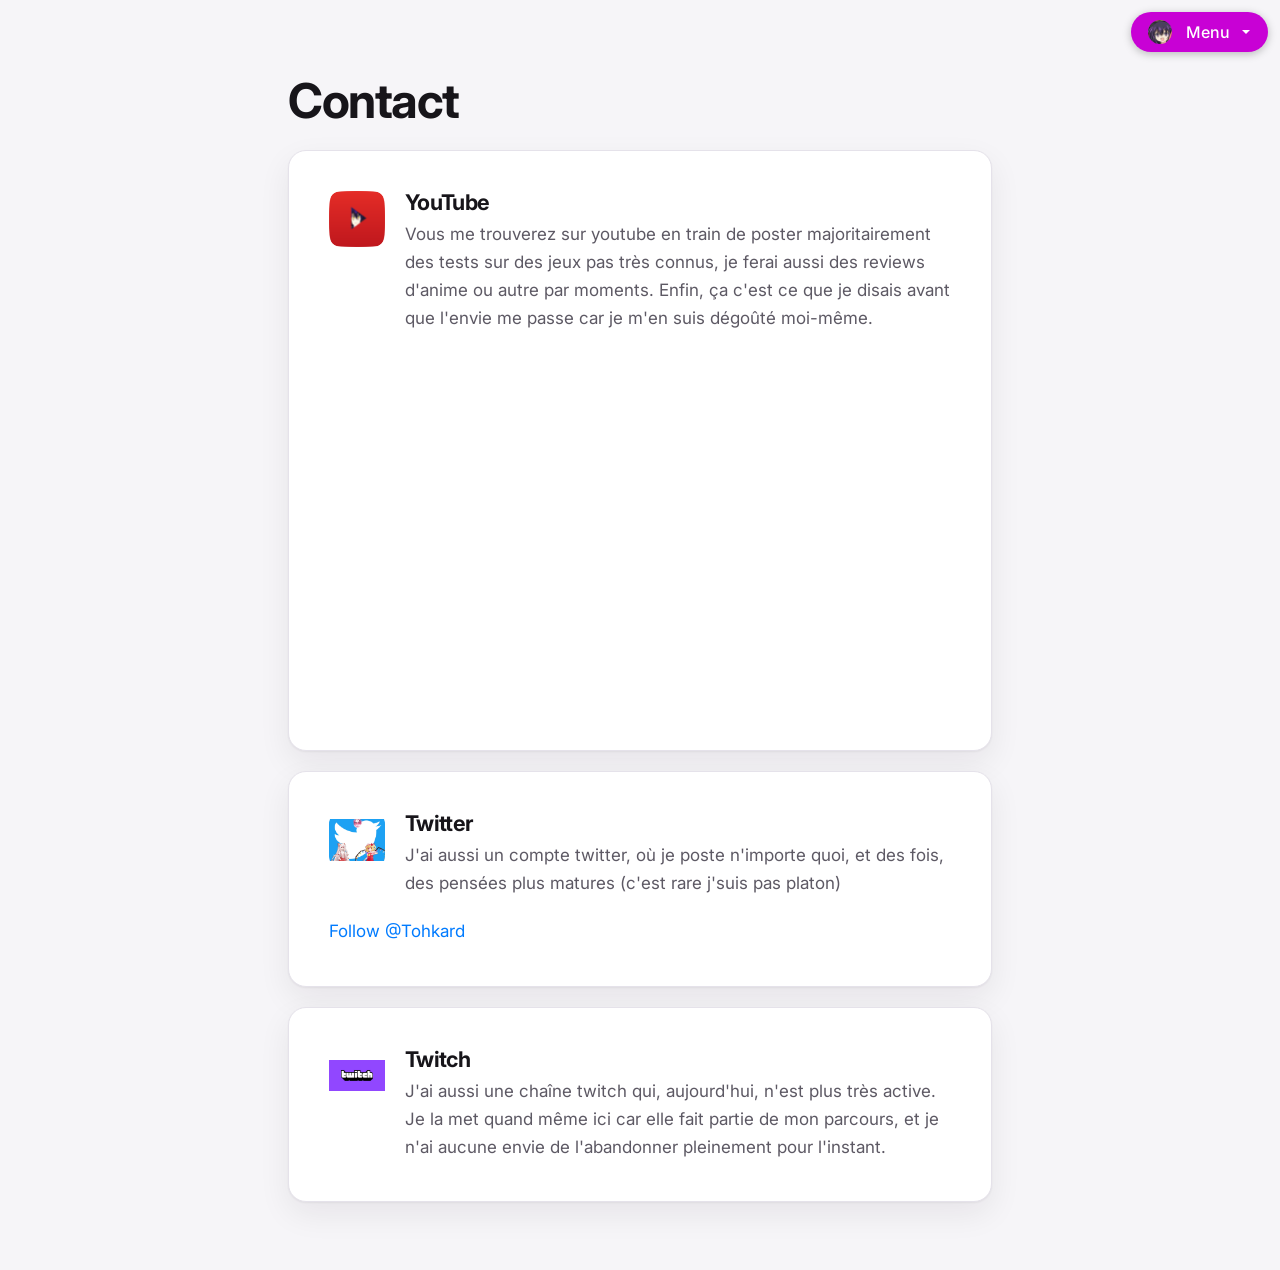
<file: pages/Réseaux.html>
<!DOCTYPE html>
<html lang="fr">

<head>
    <meta charset="UTF-8">
    <meta name="viewport" content="width=device-width, initial-scale=1">
    <title>Rah chuis où ?</title>
    <meta name="description" content="Le site de Toh-ka">
    <meta name="author" content="Toh-ka">
    <meta name="theme-color" content="#E9A99F">
    <link rel="icon" href="../img/icontab.PNG">

    <!-- Feuilles de style -->
    <link rel="stylesheet" href="../css/style.css">
    <link rel="stylesheet" href="https://use.fontawesome.com/releases/v5.8.1/css/all.css" integrity="sha384-50oBUHEmvpQ+1lW4y57PTFmhCaXp0ML5d60M1M7uH2+nqUivzIebhndOJK28anvf" crossorigin="anonymous">
    <link rel="stylesheet" href="https://stackpath.bootstrapcdn.com/bootstrap/4.5.0/css/bootstrap.min.css" integrity="sha384-9aIt2nRpC12Uk9gS9baDl411NQApFmC26EwAOH8WgZl5MYYxFfc+NcPb1dKGj7Sk" crossorigin="anonymous">
    <!-- Style du menu déroulant (identique à index.html) -->
    <style>
        /* Bouton de menu flottant, en haut à droite */
        .menu-flottant {
            position: fixed;
            top: 12px;
            right: 12px;
            z-index: 1030;
        }

        .menu-flottant .btn-menu {
            background-color: rgb(200, 1, 213);
            border: none;
            color: #fff;
            box-shadow: 0 2px 8px rgba(0, 0, 0, 0.25);
        }

        .menu-flottant .btn-menu:hover,
        .menu-flottant .btn-menu:focus,
        .menu-flottant.show>.btn-menu {
            background-color: rgb(165, 0, 176);
            color: #fff;
            box-shadow: 0 0 0 0.2rem rgba(200, 1, 213, 0.35);
        }

        .menu-flottant .btn-menu img {
            margin-right: 6px;
            vertical-align: -8px;
        }

        .menu-flottant .dropdown-menu {
            border: none;
            border-radius: 8px;
            box-shadow: 0 6px 18px rgba(0, 0, 0, 0.25);
            min-width: 14rem;
            padding: 0.4rem 0;
        }

        .menu-flottant .dropdown-item {
            padding: 0.55rem 1.2rem;
        }

        .menu-flottant .dropdown-item i {
            width: 1.5rem;
            text-align: center;
            color: rgb(200, 1, 213);
        }

        .menu-flottant .dropdown-item:hover,
        .menu-flottant .dropdown-item:focus {
            background-color: rgba(200, 1, 213, 0.12);
        }

        .menu-flottant .dropdown-item.active {
            background-color: rgb(200, 1, 213);
            color: #fff;
        }

        .menu-flottant .dropdown-item.active i {
            color: #fff;
        }
    </style>
</head>

<body>
    <!-- Menu déroulant -->
    <header>
        <div class="dropdown menu-flottant">
            <button class="btn btn-menu dropdown-toggle" type="button" id="menuDeroulant" data-toggle="dropdown" aria-haspopup="true" aria-expanded="false">
                <img src="../img/icon.PNG" width="24" height="24" alt=""> Menu
            </button>
            <div class="dropdown-menu dropdown-menu-right" aria-labelledby="menuDeroulant">
                <a class="dropdown-item" href="../index.html"><i class="fas fa-home"></i> Accueil</a>
                <a class="dropdown-item active" href="#"><i class="fas fa-paper-plane"></i> Me contacter</a>
                <a class="dropdown-item" href="personnages.html"><i class="fas fa-user"></i> Personnages</a>
                <a class="dropdown-item" href="https://discord.gg/xaQCFtC9bv" target="_blank" rel="noopener"><i class="fab fa-discord"></i> Discord</a>
                <a class="dropdown-item" href="sponsor.html"><i class="fas fa-handshake"></i> Notre sponsor</a>
                <a class="dropdown-item" href="projets.html"><i class="fas fa-folder-open"></i> Projets</a>
                <div class="dropdown-divider"></div>
                <a class="dropdown-item" href="https://streamelements.com/toh_ka/tip" target="_blank" rel="noopener"><i class="fas fa-coins"></i> Faire un don</a>
                <a class="dropdown-item" href="https://github.com/Bettyaoi/bettyaoi.github.io" target="_blank" rel="noopener"><i class="fab fa-github"></i> Github du site</a>
                <a class="dropdown-item" href="https://hexatm.com/MagiicalGirl/" target="_blank" rel="noopener"><i class="fas fa-lock"></i> Se connecter</a>
            </div>
        </div>
    </header>

    <!-- Contenu -->
    <main class="page">
        <h1>Contact</h1>
        <section class="carte" id="PartieYouTube">
            <a class="profil logo" href="https://www.youtube.com/channel/UCOM3HO6KYS4LjtaYXNrqQ3w" target="_blank" rel="noopener">
                <img src="../img/youtube.png" width="56" height="56" alt="">
                <div>
                    <h2>YouTube</h2>
                    <p>Vous me trouverez sur youtube en train de poster majoritairement des tests sur des jeux pas très connus, je ferai aussi des reviews d'anime ou autre par moments. Enfin, ça c'est ce que je disais avant que l'envie me passe car je m'en suis dégoûté moi-même.</p>
                </div>
            </a>
            <div class="actions">
                <div class="g-ytsubscribe" data-channelid="UCOM3HO6KYS4LjtaYXNrqQ3w" data-layout="full" data-count="default"></div>
            </div>
            <div class="video">
                <iframe src="https://www.youtube.com/embed/GetJDO47gvM" title="Vidéo YouTube de Toh-ka" loading="lazy" allow="accelerometer; autoplay; encrypted-media; gyroscope; picture-in-picture" allowfullscreen></iframe>
            </div>
        </section>
        <section class="carte" id="PartieTwitter">
            <a class="profil logo" href="https://twitter.com/Tohkard" target="_blank" rel="noopener">
                <img src="../img/twitter.png" width="56" height="56" alt="">
                <div>
                    <h2>Twitter</h2>
                    <p>J'ai aussi un compte twitter, où je poste n'importe quoi, et des fois, des pensées plus matures (c'est rare j'suis pas platon)</p>
                </div>
            </a>
            <div class="actions">
                <a class="twitter-follow-button" data-size="large" data-lang="fr" data-dnt="true" data-show-count="false" href="https://twitter.com/Tohkard">Follow @Tohkard</a>
            </div>
        </section>
        <section class="carte" id="PartieTwitch">
            <a class="profil logo" href="https://twitch.tv/toh_ka" target="_blank" rel="noopener">
                <img src="../img/twitch.jpg" width="56" height="56" alt="">
                <div>
                    <h2>Twitch</h2>
                    <p>J'ai aussi une chaîne twitch qui, aujourd'hui, n'est plus très active. Je la met quand même ici car elle fait partie de mon parcours, et je n'ai aucune envie de l'abandonner pleinement pour l'instant.</p>
                </div>
            </a>
        </section>
    </main>

    <!-- Scripts (Bootstrap pour le menu déroulant) -->
    <script src="https://code.jquery.com/jquery-3.5.1.slim.min.js" integrity="sha384-DfXdz2htPH0lsSSs5nCTpuj/zy4C+OGpamoFVy38MVBnE+IbbVYUew+OrCXaRkfj" crossorigin="anonymous"></script>
    <script src="https://cdn.jsdelivr.net/npm/popper.js@1.16.0/dist/umd/popper.min.js" integrity="sha384-Q6E9RHvbIyZFJoft+2mJbHaEWldlvI9IOYy5n3zV9zzTtmI3UksdQRVvoxMfooAo" crossorigin="anonymous"></script>
    <script src="https://stackpath.bootstrapcdn.com/bootstrap/4.5.0/js/bootstrap.min.js" integrity="sha384-OgVRvuATP1z7JjHLkuOU7Xw704+h835Lr+6QL9UvYjZE3Ipu6Tp75j7Bh/kR0JKI" crossorigin="anonymous"></script>
    <script async src="https://apis.google.com/js/platform.js"></script>
    <script async src="https://platform.twitter.com/widgets.js" charset="utf-8"></script>
</body>

</html>
</file>
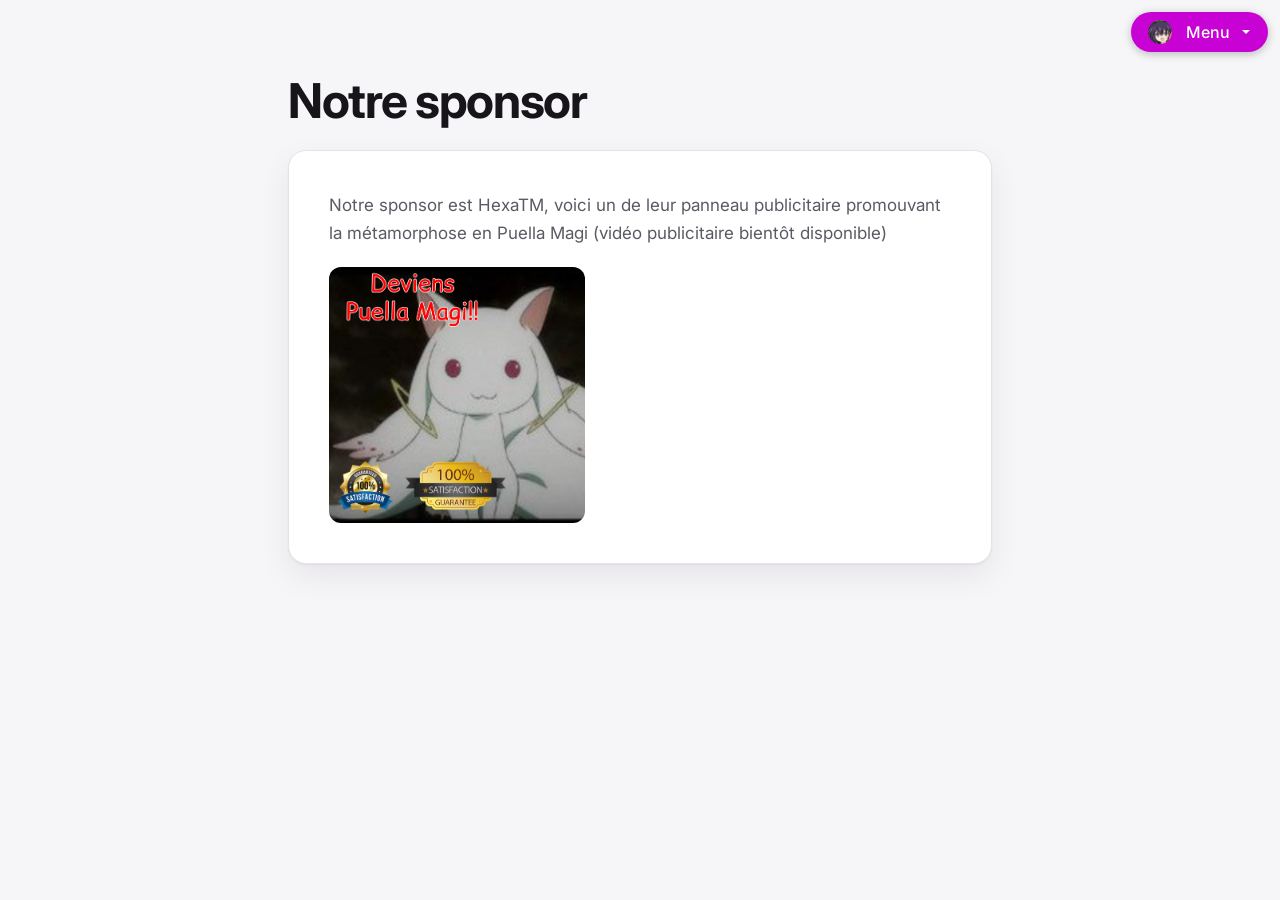
<file: pages/sponsor.html>
<!DOCTYPE html>
<html lang="fr">

<head>
    <meta charset="UTF-8">
    <meta name="viewport" content="width=device-width, initial-scale=1">
    <title>Sponsor</title>
    <meta name="description" content="Le site de Toh-ka">
    <meta name="author" content="Toh-ka">
    <meta name="theme-color" content="#E9A99F">
    <link rel="icon" href="../img/icontab.PNG">

    <!-- Feuilles de style -->
    <link rel="stylesheet" href="../css/style.css">
    <link rel="stylesheet" href="https://use.fontawesome.com/releases/v5.8.1/css/all.css" integrity="sha384-50oBUHEmvpQ+1lW4y57PTFmhCaXp0ML5d60M1M7uH2+nqUivzIebhndOJK28anvf" crossorigin="anonymous">
    <link rel="stylesheet" href="https://stackpath.bootstrapcdn.com/bootstrap/4.5.0/css/bootstrap.min.css" integrity="sha384-9aIt2nRpC12Uk9gS9baDl411NQApFmC26EwAOH8WgZl5MYYxFfc+NcPb1dKGj7Sk" crossorigin="anonymous">
    <!-- Style du menu déroulant (identique à index.html) -->
    <style>
        /* Bouton de menu flottant, en haut à droite */
        .menu-flottant {
            position: fixed;
            top: 12px;
            right: 12px;
            z-index: 1030;
        }

        .menu-flottant .btn-menu {
            background-color: rgb(200, 1, 213);
            border: none;
            color: #fff;
            box-shadow: 0 2px 8px rgba(0, 0, 0, 0.25);
        }

        .menu-flottant .btn-menu:hover,
        .menu-flottant .btn-menu:focus,
        .menu-flottant.show>.btn-menu {
            background-color: rgb(165, 0, 176);
            color: #fff;
            box-shadow: 0 0 0 0.2rem rgba(200, 1, 213, 0.35);
        }

        .menu-flottant .btn-menu img {
            margin-right: 6px;
            vertical-align: -8px;
        }

        .menu-flottant .dropdown-menu {
            border: none;
            border-radius: 8px;
            box-shadow: 0 6px 18px rgba(0, 0, 0, 0.25);
            min-width: 14rem;
            padding: 0.4rem 0;
        }

        .menu-flottant .dropdown-item {
            padding: 0.55rem 1.2rem;
        }

        .menu-flottant .dropdown-item i {
            width: 1.5rem;
            text-align: center;
            color: rgb(200, 1, 213);
        }

        .menu-flottant .dropdown-item:hover,
        .menu-flottant .dropdown-item:focus {
            background-color: rgba(200, 1, 213, 0.12);
        }

        .menu-flottant .dropdown-item.active {
            background-color: rgb(200, 1, 213);
            color: #fff;
        }

        .menu-flottant .dropdown-item.active i {
            color: #fff;
        }
    </style>
</head>

<body>
    <!-- Menu déroulant -->
    <header>
        <div class="dropdown menu-flottant">
            <button class="btn btn-menu dropdown-toggle" type="button" id="menuDeroulant" data-toggle="dropdown" aria-haspopup="true" aria-expanded="false">
                <img src="../img/icon.PNG" width="24" height="24" alt=""> Menu
            </button>
            <div class="dropdown-menu dropdown-menu-right" aria-labelledby="menuDeroulant">
                <a class="dropdown-item" href="../index.html"><i class="fas fa-home"></i> Accueil</a>
                <a class="dropdown-item" href="Réseaux.html"><i class="fas fa-paper-plane"></i> Me contacter</a>
                <a class="dropdown-item" href="personnages.html"><i class="fas fa-user"></i> Personnages</a>
                <a class="dropdown-item" href="https://discord.gg/xaQCFtC9bv" target="_blank" rel="noopener"><i class="fab fa-discord"></i> Discord</a>
                <a class="dropdown-item active" href="#"><i class="fas fa-handshake"></i> Notre sponsor</a>
                <a class="dropdown-item" href="projets.html"><i class="fas fa-folder-open"></i> Projets</a>
                <div class="dropdown-divider"></div>
                <a class="dropdown-item" href="https://streamelements.com/toh_ka/tip" target="_blank" rel="noopener"><i class="fas fa-coins"></i> Faire un don</a>
                <a class="dropdown-item" href="https://github.com/Bettyaoi/bettyaoi.github.io" target="_blank" rel="noopener"><i class="fab fa-github"></i> Github du site</a>
                <a class="dropdown-item" href="https://hexatm.com/MagiicalGirl/" target="_blank" rel="noopener"><i class="fas fa-lock"></i> Se connecter</a>
            </div>
        </div>
    </header>

    <!-- Contenu -->
    <main class="page">
        <h1>Notre sponsor</h1>
        <section class="carte">
            <p>Notre sponsor est HexaTM, voici un de leur panneau publicitaire promouvant la métamorphose en Puella Magi (vidéo publicitaire bientôt disponible)</p>
            <img class="sponsor" src="../img/sponsor.png" width="256" height="256" alt="Panneau publicitaire HexaTM">
        </section>
    </main>

    <!-- Scripts (Bootstrap pour le menu déroulant) -->
    <script src="https://code.jquery.com/jquery-3.5.1.slim.min.js" integrity="sha384-DfXdz2htPH0lsSSs5nCTpuj/zy4C+OGpamoFVy38MVBnE+IbbVYUew+OrCXaRkfj" crossorigin="anonymous"></script>
    <script src="https://cdn.jsdelivr.net/npm/popper.js@1.16.0/dist/umd/popper.min.js" integrity="sha384-Q6E9RHvbIyZFJoft+2mJbHaEWldlvI9IOYy5n3zV9zzTtmI3UksdQRVvoxMfooAo" crossorigin="anonymous"></script>
    <script src="https://stackpath.bootstrapcdn.com/bootstrap/4.5.0/js/bootstrap.min.js" integrity="sha384-OgVRvuATP1z7JjHLkuOU7Xw704+h835Lr+6QL9UvYjZE3Ipu6Tp75j7Bh/kR0JKI" crossorigin="anonymous"></script>
</body>

</html>
</file>
<file: css/style.css>
/* ==========================================================
   Variables
   ========================================================== */
@import url('https://fonts.googleapis.com/css2?family=Inter:wght@400;500;700&display=swap');

:root {
  --bg: #f6f5f8;
  --surface: #ffffff;
  --ink: #17151a;
  --muted: #5d5964;
  --accent: #b000bc;          /* texte / icônes */
  --accent-strong: #c801d5;   /* fonds (bouton, élément actif) */
  --accent-soft: rgba(200, 1, 213, 0.1);
  --border: #e5e2ea;
  --radius: 18px;
  --shadow: 0 1px 2px rgba(23, 21, 26, 0.05), 0 12px 32px rgba(23, 21, 26, 0.07);
  --font: 'Inter', -apple-system, BlinkMacSystemFont, 'Segoe UI', Roboto, 'Helvetica Neue', sans-serif;
}

@media (prefers-color-scheme: dark) {
  :root {
    --bg: #121014;
    --surface: #1b181f;
    --ink: #f1eff4;
    --muted: #a39eac;
    --accent: #e27bff;
    --accent-soft: rgba(226, 123, 255, 0.14);
    --border: #2b2731;
    --shadow: 0 1px 2px rgba(0, 0, 0, 0.4), 0 12px 32px rgba(0, 0, 0, 0.35);
  }
}

/* ==========================================================
   Base
   (les sélecteurs sont un peu plus précis que Bootstrap, chargé
   après ce fichier, pour que les styles ci-dessous l'emportent)
   ========================================================== */
*,
*::before,
*::after {
  box-sizing: border-box;
}

html {
  scroll-behavior: smooth;
}

html body {
  margin: 0;
  padding: 4.5rem 0 3rem; /* place pour le menu flottant */
  min-height: 100vh;
  background: var(--bg);
  color: var(--ink);
  font-family: var(--font) !important;
  font-size: 1.0625rem;
  line-height: 1.65;
  -webkit-font-smoothing: antialiased;
}

h1,
h2,
section h2 {
  font-family: var(--font) !important;
  color: var(--ink);
  font-weight: 700 !important;
  line-height: 1.1;
  letter-spacing: -0.03em;
  text-wrap: balance;
}

h1 {
  font-size: clamp(2rem, 6vw, 3rem) !important;
  margin: 0 0 1.25rem !important;
}

section h2 {
  font-size: clamp(1.75rem, 4.5vw, 2.5rem) !important;
  margin: 0 0 0.75rem !important;
}

section p {
  margin: 0;
  color: var(--muted);
}

p a {
  color: var(--accent);
  background-image: linear-gradient(currentColor, currentColor);
  background-position: 0 100%;
  background-repeat: no-repeat;
  background-size: 0% 2px;
  text-decoration: none !important;
  transition: background-size 0.25s ease;
}

p a:hover {
  color: var(--accent);
  background-size: 100% 2px;
}

:focus-visible {
  outline: 3px solid var(--accent);
  outline-offset: 3px;
}

/* ==========================================================
   Page d'accueil : les sections deviennent des cartes
   ========================================================== */
.carte,
section:has(> .moi),
section:has(> .jem) {
  margin: 0 0 1.25rem;
  padding: clamp(1.5rem, 4vw, 2.5rem);
  background: var(--surface);
  border: 1px solid var(--border);
  border-radius: var(--radius);
  box-shadow: var(--shadow);
}

/* Accueil : les cartes sont directement dans le body */
section:has(> .moi),
section:has(> .jem) {
  width: min(100% - 2rem, 44rem);
  margin-inline: auto;
}

.tki,
.moi,
.temkoi,
.jem {
  text-align: left;
}

/* ==========================================================
   Menu flottant
   ========================================================== */
.menu-flottant {
  position: fixed;
  top: 14px;
  right: 14px;
  z-index: 1030;
}

.menu-flottant .btn-menu {
  display: inline-flex;
  align-items: center;
  gap: 0.5rem;
  padding: 0.5rem 1.1rem;
  background-color: var(--accent-strong);
  border: none;
  border-radius: 999px;
  color: #fff;
  font-weight: 500;
  box-shadow: 0 4px 14px rgba(200, 1, 213, 0.35);
  transition: transform 0.2s ease, box-shadow 0.2s ease, background-color 0.2s ease;
}

.menu-flottant .btn-menu img {
  margin: 0;
  vertical-align: middle;
  border-radius: 50%;
}

.menu-flottant .btn-menu:hover,
.menu-flottant .btn-menu:focus,
.menu-flottant.show > .btn-menu {
  background-color: #a500b0;
  color: #fff;
  transform: translateY(-1px);
  box-shadow: 0 6px 18px rgba(200, 1, 213, 0.45);
}

.menu-flottant .btn-menu:focus-visible {
  outline: 3px solid var(--ink);
  outline-offset: 3px;
}

.menu-flottant .dropdown-menu {
  min-width: 15rem;
  margin-top: 0.6rem;
  padding: 0.5rem;
  background: var(--surface);
  border: 1px solid var(--border);
  border-radius: 14px;
  box-shadow: var(--shadow);
}

.menu-flottant .dropdown-item {
  display: flex;
  align-items: center;
  gap: 0.6rem;
  padding: 0.55rem 0.8rem;
  border-radius: 10px;
  color: var(--ink);
  transition: background-color 0.15s ease;
}

.menu-flottant .dropdown-item i {
  width: 1.4rem;
  text-align: center;
  color: var(--accent);
}

.menu-flottant .dropdown-item:hover,
.menu-flottant .dropdown-item:focus {
  background-color: var(--accent-soft);
  color: var(--ink);
}

.menu-flottant .dropdown-item.active {
  background-color: var(--accent-strong);
  color: #fff;
}

.menu-flottant .dropdown-item.active i {
  color: #fff;
}

.menu-flottant .dropdown-divider {
  margin: 0.4rem 0;
  border-top-color: var(--border);
}

/* ==========================================================
   Pages secondaires (contact, mutus, sponsor, projets)
   ========================================================== */
.page {
  width: min(100% - 2rem, 44rem);
  margin: 0 auto;
}

.intro {
  max-width: 60ch;
  margin: -0.5rem 0 1.5rem;
  color: var(--muted);
}

/* Image à gauche, texte à droite */
.profil {
  display: flex;
  align-items: flex-start;
  gap: 1.25rem;
}

.profil img {
  flex-shrink: 0;
}

/* Contact : petits logos, sans recadrage */
.profil.logo img {
  width: 56px;
  height: 56px;
  object-fit: contain;
  border-radius: 12px;
}

/* Mutus : photos de profil rondes */
.profil.avatar img {
  width: 64px;
  height: 64px;
  object-fit: cover;
  border-radius: 50%;
}

.profil h2 {
  margin: 0 0 0.35rem !important;
  font-size: 1.35rem !important;
}

a.profil,
a.profil:hover {
  color: inherit;
  text-decoration: none;
}

a.profil:hover h2,
h2 a:hover {
  color: var(--accent);
}

h2 a,
h2 a:hover {
  color: inherit;
  text-decoration: none;
}

.actions,
.video {
  margin-top: 1.25rem;
}

.video {
  aspect-ratio: 16 / 9;
}

.video iframe {
  width: 100%;
  height: 100%;
  border: 0;
  border-radius: 12px;
}

.sponsor {
  display: block;
  max-width: 100%;
  height: auto;
  margin-top: 1.25rem;
  border-radius: 12px;
}

/* ==========================================================
   Accessibilité
   ========================================================== */
@media (prefers-reduced-motion: reduce) {
  html {
    scroll-behavior: auto;
  }

  *,
  *::before,
  *::after {
    transition: none !important;
  }
}
</file>
